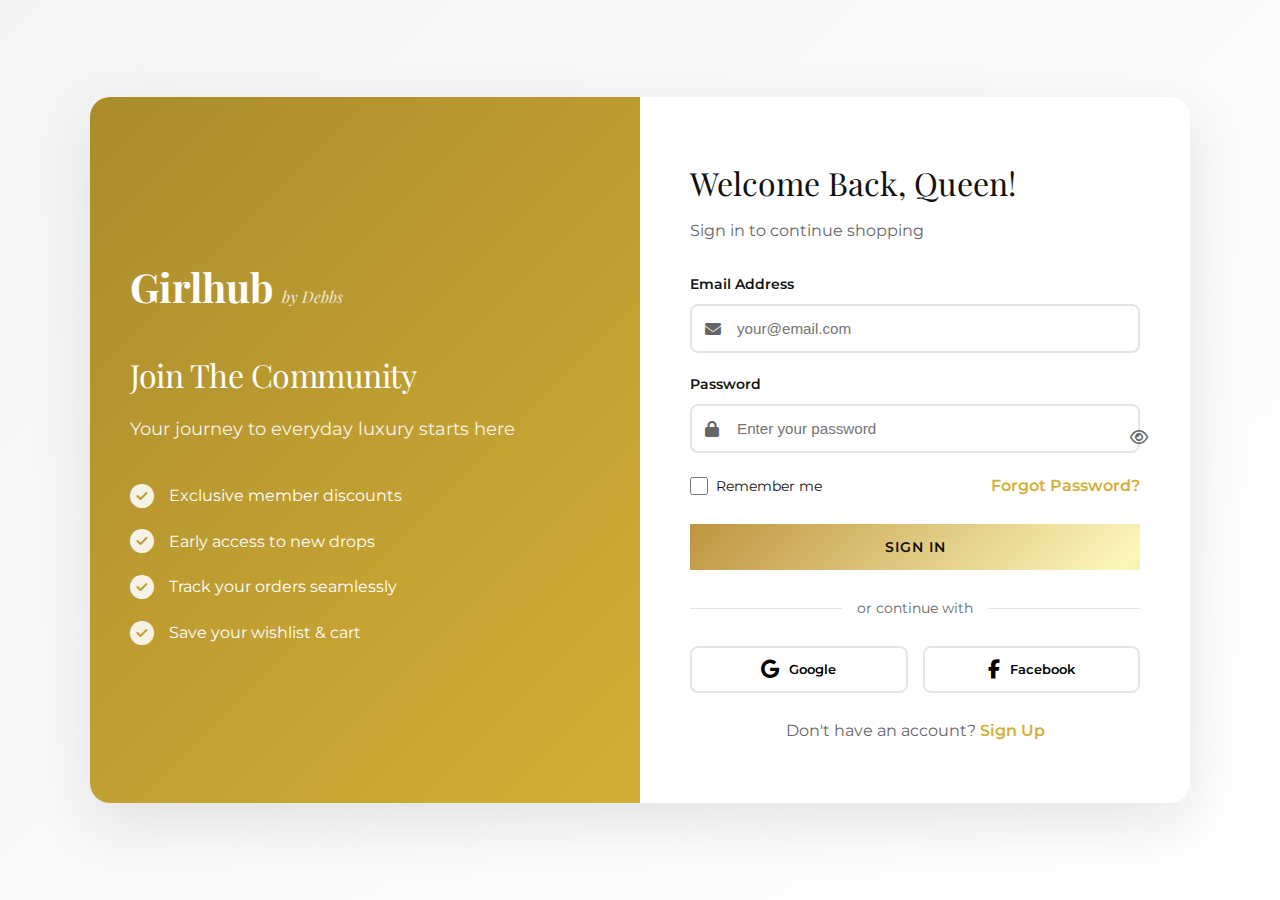
<file: auth.html>
<!DOCTYPE html>
<html lang="en">
<head>
    <meta charset="UTF-8">
    <meta name="viewport" content="width=device-width, initial-scale=1.0">
    <title>Account - Girlhub by Debbs</title>
    <link rel="icon" type="image/png" href="gh.png" />
    
    <link rel="preconnect" href="https://fonts.googleapis.com">
    <link rel="preconnect" href="https://fonts.gstatic.com" crossorigin>
    <link href="https://fonts.googleapis.com/css2?family=Montserrat:wght@300;400;500;600&family=Playfair+Display:ital,wght@0,400;0,600;1,400&display=swap" rel="stylesheet">
    
    <link rel="stylesheet" href="https://cdnjs.cloudflare.com/ajax/libs/font-awesome/6.4.0/css/all.min.css">
    <link rel="stylesheet" href="css/style.css">
    <link rel="stylesheet" href="css/auth.css">
</head>
<body>
    <div id="page-transition" class="page-transition"></div>

    <div class="auth-container">
        <div class="auth-wrapper">
            <!-- Left Side - Branding -->
            <div class="auth-brand-side">
                <div class="brand-content">
                    <a href="index.html" onclick="navigateTo(event, 'index.html')" class="brand-logo-auth">
                        Girlhub <span class="accent-text">by Debbs</span>
                    </a>
                    <h2>Join The Community</h2>
                    <p>Your journey to everyday luxury starts here</p>
                    <div class="auth-benefits">
                        <div class="benefit-item">
                            <i class="fas fa-check-circle"></i>
                            <span>Exclusive member discounts</span>
                        </div>
                        <div class="benefit-item">
                            <i class="fas fa-check-circle"></i>
                            <span>Early access to new drops</span>
                        </div>
                        <div class="benefit-item">
                            <i class="fas fa-check-circle"></i>
                            <span>Track your orders seamlessly</span>
                        </div>
                        <div class="benefit-item">
                            <i class="fas fa-check-circle"></i>
                            <span>Save your wishlist & cart</span>
                        </div>
                    </div>
                </div>
            </div>

            <!-- Right Side - Forms -->
            <div class="auth-form-side">
                <!-- Login Form -->
                <div class="auth-form active" id="login-form">
                    <h3>Welcome Back, Queen!</h3>
                    <p class="form-subtitle">Sign in to continue shopping</p>
                    
                    <form onsubmit="handleLogin(event)">
                        <div class="form-group">
                            <label for="login-email">Email Address</label>
                            <div class="input-wrapper">
                                <i class="fas fa-envelope"></i>
                                <input type="email" id="login-email" placeholder="your@email.com" required>
                            </div>
                        </div>

                        <div class="form-group">
                            <label for="login-password">Password</label>
                            <div class="input-wrapper">
                                <i class="fas fa-lock"></i>
                                <input type="password" id="login-password" placeholder="Enter your password" required>
                                <button type="button" class="toggle-password" onclick="togglePassword('login-password')">
                                    <i class="far fa-eye"></i>
                                </button>
                            </div>
                        </div>

                        <div class="form-options">
                            <label class="checkbox-label">
                                <input type="checkbox" id="remember-me">
                                <span>Remember me</span>
                            </label>
                            <a href="#" class="link-gold" onclick="showForgotPassword(event)">Forgot Password?</a>
                        </div>

                        <button type="submit" class="btn btn-gold btn-block">Sign In</button>

                        <div class="form-divider">
                            <span>or continue with</span>
                        </div>

                        <div class="social-login">
                            <button type="button" class="social-btn" onclick="socialLogin('google')">
                                <i class="fab fa-google"></i>
                                Google
                            </button>
                            <button type="button" class="social-btn" onclick="socialLogin('facebook')">
                                <i class="fab fa-facebook-f"></i>
                                Facebook
                            </button>
                        </div>

                        <p class="form-switch">
                            Don't have an account? 
                            <a href="#" class="link-gold" onclick="switchForm(event, 'signup-form')">Sign Up</a>
                        </p>
                    </form>
                </div>

                <!-- Signup Form -->
                <div class="auth-form" id="signup-form">
                    <h3>Create Your Account</h3>
                    <p class="form-subtitle">Start your luxury journey today</p>
                    
                    <form onsubmit="handleSignup(event)">
                        <div class="form-group">
                            <label for="signup-name">Full Name</label>
                            <div class="input-wrapper">
                                <i class="fas fa-user"></i>
                                <input type="text" id="signup-name" placeholder="Jane Doe" required>
                            </div>
                        </div>

                        <div class="form-group">
                            <label for="signup-email">Email Address</label>
                            <div class="input-wrapper">
                                <i class="fas fa-envelope"></i>
                                <input type="email" id="signup-email" placeholder="your@email.com" required>
                            </div>
                        </div>

                        <div class="form-group">
                            <label for="signup-password">Password</label>
                            <div class="input-wrapper">
                                <i class="fas fa-lock"></i>
                                <input type="password" id="signup-password" placeholder="Create a strong password" required>
                                <button type="button" class="toggle-password" onclick="togglePassword('signup-password')">
                                    <i class="far fa-eye"></i>
                                </button>
                            </div>
                            <small class="password-hint">At least 8 characters, 1 uppercase, 1 number</small>
                        </div>

                        <div class="form-group">
                            <label for="signup-confirm">Confirm Password</label>
                            <div class="input-wrapper">
                                <i class="fas fa-lock"></i>
                                <input type="password" id="signup-confirm" placeholder="Confirm your password" required>
                            </div>
                        </div>

                        <label class="checkbox-label">
                            <input type="checkbox" id="terms" required>
                            <span>I agree to the <a href="#" class="link-gold">Terms & Conditions</a></span>
                        </label>

                        <button type="submit" class="btn btn-gold btn-block">Create Account</button>

                        <div class="form-divider">
                            <span>or sign up with</span>
                        </div>

                        <div class="social-login">
                            <button type="button" class="social-btn" onclick="socialLogin('google')">
                                <i class="fab fa-google"></i>
                                Google
                            </button>
                            <button type="button" class="social-btn" onclick="socialLogin('facebook')">
                                <i class="fab fa-facebook-f"></i>
                                Facebook
                            </button>
                        </div>

                        <p class="form-switch">
                            Already have an account? 
                            <a href="#" class="link-gold" onclick="switchForm(event, 'login-form')">Sign In</a>
                        </p>
                    </form>
                </div>

                <!-- Forgot Password Form -->
                <div class="auth-form" id="forgot-form">
                    <h3>Reset Your Password</h3>
                    <p class="form-subtitle">We'll send you a reset link via email</p>
                    
                    <form onsubmit="handleForgotPassword(event)">
                        <div class="form-group">
                            <label for="forgot-email">Email Address</label>
                            <div class="input-wrapper">
                                <i class="fas fa-envelope"></i>
                                <input type="email" id="forgot-email" placeholder="your@email.com" required>
                            </div>
                        </div>

                        <button type="submit" class="btn btn-gold btn-block">Send Reset Link</button>

                        <p class="form-switch">
                            Remember your password? 
                            <a href="#" class="link-gold" onclick="switchForm(event, 'login-form')">Sign In</a>
                        </p>
                    </form>
                </div>

                <!-- Success Message -->
                <div class="auth-form" id="success-form">
                    <div class="success-icon">
                        <i class="fas fa-check-circle"></i>
                    </div>
                    <h3>Welcome to Girlhub!</h3>
                    <p class="form-subtitle">Your account has been created successfully</p>
                    
                    <button class="btn btn-gold btn-block" onclick="navigateTo(event, 'index.html')">
                        Start Shopping
                    </button>
                </div>

                <!-- Reset Sent Message -->
                <div class="auth-form" id="reset-sent-form">
                    <div class="success-icon">
                        <i class="fas fa-paper-plane"></i>
                    </div>
                    <h3>Check Your Email</h3>
                    <p class="form-subtitle">We've sent a password reset link to your email</p>
                    
                    <button class="btn btn-gold btn-block" onclick="switchForm(event, 'login-form')">
                        Back to Sign In
                    </button>
                </div>
            </div>
        </div>
    </div>

    <script src="js/app.js"></script>
    <script src="js/auth.js"></script>
</body>
</html>
</file>
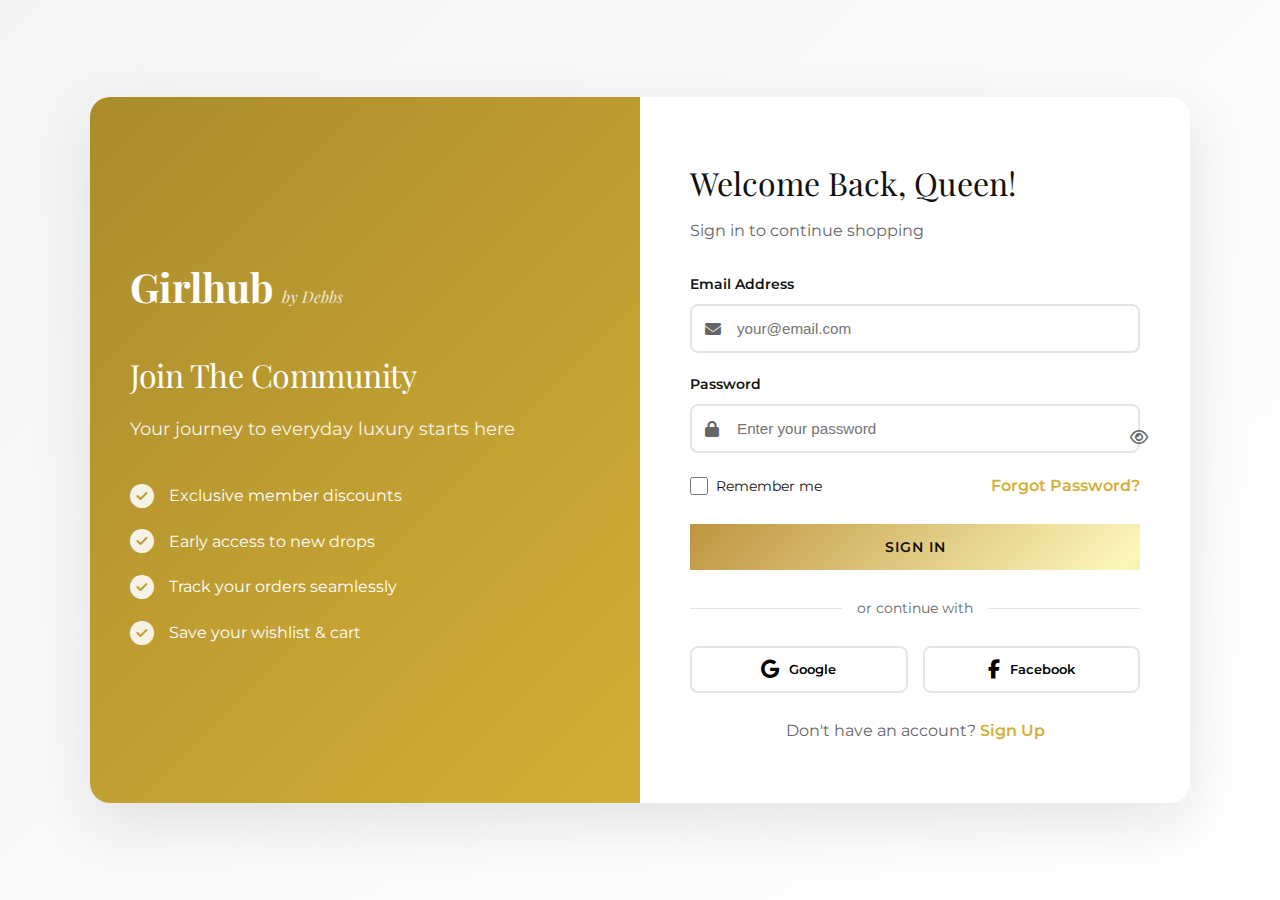
<file: profile.html>
<!DOCTYPE html>
<html lang="en">
<head>
    <meta charset="UTF-8">
    <meta name="viewport" content="width=device-width, initial-scale=1.0">
    <title>My Profile - Girlhub by Debbs</title>
    <link rel="icon" type="image/png" href="gh.png" />
    
    <link rel="preconnect" href="https://fonts.googleapis.com">
    <link rel="preconnect" href="https://fonts.gstatic.com" crossorigin>
    <link href="https://fonts.googleapis.com/css2?family=Montserrat:wght@300;400;500;600&family=Playfair+Display:ital,wght@0,400;0,600;1,400&display=swap" rel="stylesheet">
    
    <link rel="stylesheet" href="https://cdnjs.cloudflare.com/ajax/libs/font-awesome/6.4.0/css/all.min.css">
    <link rel="stylesheet" href="css/style.css">
    <link rel="stylesheet" href="css/auth.css">
</head>
<body>
    <div id="page-transition" class="page-transition"></div>

    <aside id="cart-sidebar" class="sidebar-right">
        <div class="sidebar-header">
            <h3>Your Bag (<span class="cart-count">0</span>)</h3>
            <button class="close-sidebar">&times;</button>
        </div>
        <div class="cart-items-container">
            <div class="empty-state">
                <i class="far fa-sad-tear"></i>
                <p>Your bag is empty, bestie!</p>
            </div>
        </div>
        <div class="sidebar-footer">
            <div class="subtotal">
                <span>Subtotal</span>
                <span class="cart-total-price">₵0.00</span>
            </div>
            <p class="shipping-note">Shipping & taxes calculated at checkout</p>
            <button class="btn btn-black btn-block" onclick="proceedToCheckout()">Secure The Bag</button>
        </div>
    </aside>

    <div class="announcement-bar">
        <div class="marquee-track">
            <span>✨ MANIFESTING ACADEMIC SUCCESS ✨ FREE SHIPPING ON ORDERS OVER 500₵ ✨ NEW TUMBLERS IN STOCK ✨ STUDENT DISCOUNT AVAILABLE ✨</span>
            <span>✨ MANIFESTING ACADEMIC SUCCESS ✨ FREE SHIPPING ON ORDERS OVER 500₵ ✨ NEW TUMBLERS IN STOCK ✨ STUDENT DISCOUNT AVAILABLE ✨</span>
        </div>
    </div>

    <header class="main-header">
        <div class="container nav-container">
            <button class="mobile-toggle" aria-label="Open Menu">
                <span class="bar"></span>
                <span class="bar"></span>
                <span class="bar"></span>
            </button>

            <a href="index.html" class="brand-logo">
                Girlhub <span class="accent-text">by Debbs</span>
            </a>

            <nav class="desktop-nav">
                <ul class="nav-list">
                    <li><a href="index.html" class="nav-link">Home</a></li>
                    <li><a href="products.html" class="nav-link">Shop All</a></li>
                    <li><a href="index.html#bundles" class="nav-link">Bundles</a></li>
                </ul>
            </nav>

            <div class="user-actions">
                <button class="action-btn search-trigger"><i class="fas fa-search"></i></button>
                <button class="action-btn cart-trigger">
                    <i class="fas fa-shopping-bag"></i>
                    <span class="badge">0</span>
                </button>
                <button class="action-btn account-btn" onclick="handleAccountClick()">
                    <i class="fas fa-user"></i>
                </button>
                <div class="currency-display hidden-mobile">GH ₵</div>
            </div>
        </div>
    </header>

    <main class="profile-page">
        <section class="page-header">
            <div class="container">
                <h1>My Profile</h1>
                <p id="welcome-text">Welcome back, Queen!</p>
            </div>
        </section>

        <section class="section">
            <div class="container">
                <div class="profile-layout">
                    <!-- Sidebar Navigation -->
                    <aside class="profile-sidebar">
                        <div class="profile-avatar">
                            <div class="avatar-circle">
                                <i class="fas fa-user"></i>
                            </div>
                            <h3 id="user-name-display">Loading...</h3>
                            <p id="user-email-display">email@example.com</p>
                        </div>

                        <nav class="profile-nav">
                            <button class="profile-nav-item active" onclick="showProfileTab('account')">
                                <i class="fas fa-user-circle"></i>
                                <span>Account Details</span>
                            </button>
                            <button class="profile-nav-item" onclick="showProfileTab('orders')">
                                <i class="fas fa-shopping-bag"></i>
                                <span>My Orders</span>
                            </button>
                            <button class="profile-nav-item" onclick="showProfileTab('wishlist')">
                                <i class="fas fa-heart"></i>
                                <span>Wishlist</span>
                            </button>
                            <button class="profile-nav-item" onclick="showProfileTab('addresses')">
                                <i class="fas fa-map-marker-alt"></i>
                                <span>Addresses</span>
                            </button>
                            <button class="profile-nav-item" onclick="showProfileTab('settings')">
                                <i class="fas fa-cog"></i>
                                <span>Settings</span>
                            </button>
                            <button class="profile-nav-item logout-btn" onclick="handleLogout()">
                                <i class="fas fa-sign-out-alt"></i>
                                <span>Logout</span>
                            </button>
                        </nav>
                    </aside>

                    <!-- Main Content Area -->
                    <div class="profile-content">
                        <!-- Account Details Tab -->
                        <div class="profile-tab active" id="account-tab">
                            <h2>Account Details</h2>
                            <div class="profile-card">
                                <form onsubmit="updateProfile(event)">
                                    <div class="form-row">
                                        <div class="form-group">
                                            <label for="profile-name">Full Name</label>
                                            <input type="text" id="profile-name" required>
                                        </div>
                                        <div class="form-group">
                                            <label for="profile-email">Email Address</label>
                                            <input type="email" id="profile-email" required>
                                        </div>
                                    </div>

                                    <div class="form-row">
                                        <div class="form-group">
                                            <label for="profile-phone">Phone Number</label>
                                            <input type="tel" id="profile-phone" placeholder="+233 XX XXX XXXX">
                                        </div>
                                        <div class="form-group">
                                            <label for="profile-birthday">Birthday</label>
                                            <input type="date" id="profile-birthday">
                                        </div>
                                    </div>

                                    <button type="submit" class="btn btn-gold">Save Changes</button>
                                </form>
                            </div>

                            <h3 style="margin-top: 40px;">Change Password</h3>
                            <div class="profile-card">
                                <form onsubmit="changePassword(event)">
                                    <div class="form-group">
                                        <label for="current-password">Current Password</label>
                                        <input type="password" id="current-password" required>
                                    </div>
                                    <div class="form-group">
                                        <label for="new-password">New Password</label>
                                        <input type="password" id="new-password" required>
                                    </div>
                                    <div class="form-group">
                                        <label for="confirm-new-password">Confirm New Password</label>
                                        <input type="password" id="confirm-new-password" required>
                                    </div>
                                    <button type="submit" class="btn btn-black">Update Password</button>
                                </form>
                            </div>
                        </div>

                        <!-- Orders Tab -->
                        <div class="profile-tab" id="orders-tab">
                            <h2>My Orders</h2>
                            <div class="orders-list">
                                <div class="empty-state-profile">
                                    <i class="fas fa-shopping-bag"></i>
                                    <h3>No Orders Yet</h3>
                                    <p>Start shopping and your orders will appear here</p>
                                    <a href="products.html" class="btn btn-gold">Start Shopping</a>
                                </div>
                            </div>
                        </div>

                        <!-- Wishlist Tab -->
                        <div class="profile-tab" id="wishlist-tab">
                            <h2>My Wishlist</h2>
                            <div class="wishlist-grid" id="wishlist-container">
                                <div class="empty-state-profile">
                                    <i class="fas fa-heart"></i>
                                    <h3>Your Wishlist is Empty</h3>
                                    <p>Save your favorite items here</p>
                                    <a href="products.html" class="btn btn-gold">Browse Products</a>
                                </div>
                            </div>
                        </div>

                        <!-- Addresses Tab -->
                        <div class="profile-tab" id="addresses-tab">
                            <div style="display: flex; justify-content: space-between; align-items: center; margin-bottom: 30px;">
                                <h2>Saved Addresses</h2>
                                <button class="btn btn-gold" onclick="showAddAddressForm()">
                                    <i class="fas fa-plus"></i> Add New Address
                                </button>
                            </div>
                            <div class="addresses-list" id="addresses-container">
                                <div class="empty-state-profile">
                                    <i class="fas fa-map-marker-alt"></i>
                                    <h3>No Saved Addresses</h3>
                                    <p>Add your delivery addresses for faster checkout</p>
                                </div>
                            </div>
                        </div>

                        <!-- Settings Tab -->
                        <div class="profile-tab" id="settings-tab">
                            <h2>Settings & Preferences</h2>
                            
                            <div class="profile-card">
                                <h3>Notifications</h3>
                                <div class="settings-group">
                                    <label class="toggle-setting">
                                        <input type="checkbox" id="email-notifications" checked>
                                        <span>Email Notifications</span>
                                    </label>
                                    <label class="toggle-setting">
                                        <input type="checkbox" id="promo-emails" checked>
                                        <span>Promotional Emails</span>
                                    </label>
                                    <label class="toggle-setting">
                                        <input type="checkbox" id="order-updates" checked>
                                        <span>Order Updates</span>
                                    </label>
                                </div>
                            </div>

                            <div class="profile-card" style="margin-top: 30px;">
                                <h3>Privacy</h3>
                                <div class="settings-group">
                                    <label class="toggle-setting">
                                        <input type="checkbox" id="save-history">
                                        <span>Save Browsing History</span>
                                    </label>
                                    <label class="toggle-setting">
                                        <input type="checkbox" id="personalized-recs" checked>
                                        <span>Personalized Recommendations</span>
                                    </label>
                                </div>
                            </div>

                            <div class="profile-card danger-zone" style="margin-top: 30px;">
                                <h3>Danger Zone</h3>
                                <p style="color: #666; margin-bottom: 20px;">
                                    Once you delete your account, there is no going back. Please be certain.
                                </p>
                                <button class="btn btn-danger" onclick="deleteAccount()">
                                    Delete My Account
                                </button>
                            </div>
                        </div>
                    </div>
                </div>
            </div>
        </section>
    </main>

    <footer class="main-footer">
        <div class="container footer-grid">
            <div class="footer-brand">
                <h3>Girlhub</h3>
                <p>Empowering women through everyday luxury. Based in Accra, Shipping Worldwide.</p>
                <div class="social-icons">
                    <a href="#"><i class="fab fa-instagram"></i></a>
                    <a href="#"><i class="fab fa-tiktok"></i></a>
                    <a href="#"><i class="fab fa-snapchat-ghost"></i></a>
                    <a href="#"><i class="fab fa-whatsapp"></i></a>
                </div>
            </div>
            
            <div class="footer-links">
                <h4>Shop</h4>
                <ul>
                    <li><a href="products.html">All Products</a></li>
                    <li><a href="index.html#bundles">Bundles</a></li>
                </ul>
            </div>

            <div class="footer-links">
                <h4>Customer Care</h4>
                <ul>
                    <li><a href="#">Track Order</a></li>
                    <li><a href="#">Shipping Policy</a></li>
                    <li><a href="#">Returns</a></li>
                </ul>
            </div>

            <div class="footer-newsletter">
                <h4>Stay In The Loop</h4>
                <p>Subscribe for exclusive drops and student discounts.</p>
                <form class="newsletter-form">
                    <input type="email" placeholder="Your email address">
                    <button type="submit"><i class="fas fa-arrow-right"></i></button>
                </form>
            </div>
        </div>
        
        <div class="footer-bottom container">
            <p>&copy; 2025 Girlhub by Debbs. All rights reserved.</p>
            <div class="payment-methods">
                <i class="fab fa-cc-visa"></i>
                <i class="fab fa-cc-mastercard"></i>
                <i class="fas fa-mobile-alt"></i>
            </div>
        </div>
    </footer>

    <script src="js/app.js"></script>
    <script src="js/profile.js"></script>
</body>
</html>
</file>
<file: css/style.css>
/* =========================================
   1. VARIABLES & LUXURY SETTINGS
   ========================================= */
   :root {
    --gold-primary: #D4AF37;
    --gold-light: #F4DF99;
    --gold-dark: #AA8C2C;
    --gold-gradient: linear-gradient(135deg, #BF953F 0%, #FCF6BA 50%, #B38728 100%);
    
    --black-matte: #111111;
    --black-rich: #0a0a0a;
    --white: #ffffff;
    --off-white: #f9f9f9;
    --grey-light: #e5e5e5;
    --grey-text: #666666;

    --container-width: 1300px;
    --header-height: 80px;
    --sidebar-width: 400px;
    
    --transition-fast: 0.3s ease;
    --transition-smooth: 0.5s cubic-bezier(0.19, 1, 0.22, 1);
}

/* === RESET === */
* { margin: 0; padding: 0; box-sizing: border-box; }

html { scroll-behavior: smooth; font-size: 16px; }

body {
    font-family: 'Montserrat', sans-serif;
    color: var(--black-matte);
    background-color: var(--white);
    line-height: 1.6;
    overflow-x: hidden;
}

body.no-scroll { overflow: hidden; }

/* =========================================
   2. PAGE TRANSITION
   ========================================= */
.page-transition {
    position: fixed;
    inset: 0;
    background: var(--white);
    z-index: 9999;
    display: flex;
    align-items: center;
    justify-content: center;
    opacity: 0;
    pointer-events: none;
    transition: opacity 0.5s ease;
}

.page-transition.active {
    opacity: 1;
    pointer-events: all;
    animation: scaleTransition 0.5s ease;
}

@keyframes scaleTransition {
    0% { transform: scale(1); }
    50% { transform: scale(0.95); }
    100% { transform: scale(1); }
}

.page-transition::after {
    content: 'GH';
    font-family: 'Playfair Display', serif;
    font-size: 4rem;
    font-weight: 700;
    color: var(--gold-primary);
    animation: pulse 1s infinite;
}

@keyframes pulse {
    0%, 100% { opacity: 0.5; transform: scale(1); }
    50% { opacity: 1; transform: scale(1.1); }
}

/* === TYPOGRAPHY === */
h1, h2, h3, h4, .brand-logo, .hero-subtitle {
    font-family: 'Playfair Display', serif;
    font-weight: 400;
}

h2 { font-size: 2.5rem; letter-spacing: -0.5px; margin-bottom: 1rem; }
h3 { font-size: 1.5rem; }

a { text-decoration: none; color: inherit; transition: var(--transition-fast); }
ul { list-style: none; }
img { max-width: 100%; display: block; }
button { font-family: 'Montserrat', sans-serif; cursor: pointer; border: none; outline: none; background: none; }

/* =========================================
   3. GLOBAL COMPONENTS & BUTTONS
   ========================================= */
.container {
    width: 90%;
    max-width: var(--container-width);
    margin: 0 auto;
}

/* === BUTTONS === */
.btn {
    display: inline-block;
    padding: 15px 35px;
    text-transform: uppercase;
    font-size: 0.85rem;
    font-weight: 600;
    letter-spacing: 1px;
    transition: var(--transition-smooth);
    position: relative;
    overflow: hidden;
    z-index: 1;
    border: none;
}

.btn-gold {
    background: var(--gold-primary);
    background: var(--gold-gradient);
    background-size: 200% auto;
    color: var(--black-matte);
}

.btn-gold:hover {
    background-position: right center;
    transform: translateY(-2px);
    box-shadow: 0 10px 20px rgba(191, 149, 63, 0.3);
}

.btn-black {
    background: var(--black-matte);
    color: var(--white);
}

.btn-black:hover {
    background: var(--gold-primary);
    color: var(--black-matte);
}

.btn-outline-white {
    border: 1px solid var(--white);
    color: var(--white);
}

.btn-outline-white:hover {
    background: var(--white);
    color: var(--black-matte);
}

.btn-outline-gold {
    border: 1px solid var(--gold-primary);
    color: var(--gold-primary);
}

.btn-outline-gold:hover {
    background: var(--gold-primary);
    color: var(--black-matte);
}

.btn-block { width: 100%; display: block; text-align: center; }

/* =========================================
   4. PRELOADER
   ========================================= */
#preloader {
    position: fixed; inset: 0;
    background: var(--white);
    z-index: 9999;
    display: flex; justify-content: center; align-items: center;
    transition: opacity 0.5s ease, visibility 0.5s;
}

body:not(.loading) #preloader {
    opacity: 0;
    visibility: hidden;
}

.loader-content { text-align: center; }
.loader-logo { font-family: 'Playfair Display', serif; font-size: 3rem; font-weight: 700; color: var(--gold-primary); }
.loading-bar { width: 150px; height: 2px; background: var(--grey-light); margin: 20px auto; position: relative; overflow: hidden; }
.bar-fill { 
    width: 50%; height: 100%; background: var(--gold-primary); 
    position: absolute; left: -50%; 
    animation: loaderMove 1.5s infinite ease-in-out; 
}

@keyframes loaderMove { 
    0% { left: -50%; } 
    50% { left: 100%; } 
    100% { left: -50%; } 
}

/* =========================================
   5. HEADER & NAVIGATION
   ========================================= */
.announcement-bar {
    background: #F4DF99;
    color: var(--gold-primary);
    font-size: 0.75rem;
    padding: 8px 0;
    overflow: hidden;
    white-space: nowrap;
    text-transform: uppercase;
    letter-spacing: 2px;
}

.marquee-track {
    display: inline-block;
    animation: marquee 25s linear infinite;
}

.marquee-track span { padding-right: 50px; }

@keyframes marquee { 0% { transform: translateX(0); } 100% { transform: translateX(-50%); } }

.main-header {
    position: sticky; top: 0;
    background: rgba(255, 255, 255, 0.95);
    backdrop-filter: blur(10px);
    border-bottom: 1px solid rgba(0,0,0,0.05);
    z-index: 1000;
    height: var(--header-height);
    transition: var(--transition-fast);
}

.nav-container {
    height: 100%;
    display: flex; justify-content: space-between; align-items: center;
}

.brand-logo { font-size: 1.8rem; font-weight: 700; letter-spacing: -0.5px; }
.accent-text { color: var(--gold-primary); font-size: 1rem; font-weight: 400; font-style: italic; }

/* === DESKTOP MENU === */
.desktop-nav .nav-list { display: flex; gap: 40px; }
.nav-link {
    font-size: 0.9rem; font-weight: 500; text-transform: uppercase;
    position: relative; padding: 25px 0;
}

.nav-link::after {
    content: ''; position: absolute; bottom: 15px; left: 0;
    width: 0; height: 1px; background: var(--gold-primary);
    transition: var(--transition-fast);
}

.nav-link:hover::after, .nav-link.active::after { width: 100%; }

/* === MEGA MENU === */
.has-dropdown:hover .mega-menu {
    opacity: 1; visibility: visible; transform: translateY(0);
}

.mega-menu {
    position: absolute; top: var(--header-height); left: 0; width: 100%;
    background: var(--white);
    padding: 40px 0;
    display: flex; justify-content: center; gap: 60px;
    border-top: 1px solid var(--grey-light);
    box-shadow: 0 10px 30px rgba(0,0,0,0.05);
    opacity: 0; visibility: hidden; transform: translateY(10px);
    transition: var(--transition-fast);
}

.menu-column h4 { color: var(--gold-dark); margin-bottom: 15px; font-size: 0.9rem; letter-spacing: 1px; text-transform: uppercase; }
.menu-column a { display: block; margin-bottom: 10px; color: var(--grey-text); font-size: 0.9rem; }
.menu-column a:hover { color: var(--black-matte); transform: translateX(5px); }

.menu-image img { width: 250px; height: 200px; object-fit: cover; border-radius: 4px; }

/* === USER ACTIONS === */
.user-actions { display: flex; align-items: center; gap: 20px; }
.action-btn { font-size: 1.2rem; position: relative; transition: transform 0.2s; }
.action-btn:hover { color: var(--gold-primary); transform: scale(1.1); }
.badge {
    position: absolute; top: -5px; right: -8px;
    background: var(--gold-primary); color: var(--white);
    font-size: 0.6rem; width: 16px; height: 16px;
    border-radius: 50%; display: flex; justify-content: center; align-items: center;
}

.mobile-toggle { 
    display: none; background: none; border: none; 
    flex-direction: column; gap: 5px; cursor: pointer; 
}
.bar { width: 25px; height: 2px; background: var(--black-matte); transition: 0.3s; }

/* =========================================
   6. HERO SECTION
   ========================================= */
.hero {
    height: 90vh;
    position: relative;
    display: flex; align-items: center; justify-content: center;
    text-align: center;
    color: var(--white);
    background-color: #000;
    overflow: hidden;
}

.hero-bg-video {
    position: absolute; inset: 0;
    background: url('https://images.unsplash.com/photo-1615655406736-b37c4fabf923?q=80&w=2070&auto=format&fit=crop') center/cover no-repeat;
    opacity: 0.6;
    transform: scale(1.05);
    animation: zoomSlow 20s infinite alternate;
}

@keyframes zoomSlow { from { transform: scale(1.0); } to { transform: scale(1.1); } }

.hero-content { position: relative; z-index: 2; max-width: 800px; }

.hero-subtitle {
    display: block; font-size: 1rem; letter-spacing: 3px;
    color: var(--gold-primary); text-transform: uppercase; margin-bottom: 20px;
}

.hero-title {
    font-size: 4.5rem; line-height: 1.1; margin-bottom: 40px;
}

.hero-buttons { display: flex; justify-content: center; gap: 20px; }

/* === FADE IN ANIMATIONS === */
.fade-in { opacity: 0; transform: translateY(30px); animation: fadeInUp 1s forwards; }
.delay-1 { animation-delay: 0.3s; }
.delay-2 { animation-delay: 0.6s; }

@keyframes fadeInUp { to { opacity: 1; transform: translateY(0); } }

.scroll-indicator {
    position: absolute; bottom: 30px; left: 50%; transform: translateX(-50%);
    color: var(--white); display: flex; flex-direction: column; align-items: center; gap: 10px;
    font-size: 0.7rem; text-transform: uppercase; letter-spacing: 2px;
    animation: bounce 2s infinite;
}

.scroll-indicator .line { width: 1px; height: 50px; background: var(--gold-primary); }
@keyframes bounce { 0%, 100% { transform: translate(-50%, 0); } 50% { transform: translate(-50%, 10px); } }

/* =========================================
   7. USP BAR & SECTIONS
   ========================================= */
.usp-bar {
    padding: 30px 0;
    display: flex; justify-content: space-around;
    border-bottom: 1px solid var(--grey-light);
}

.usp-item { display: flex; align-items: center; gap: 10px; color: var(--grey-text); font-size: 0.9rem; }
.usp-item i { color: var(--gold-dark); font-size: 1.2rem; }

.section { padding: 20px 0; }
.section-header { margin-bottom: 60px; }
.divider-gold { width: 60px; height: 3px; background: var(--gold-primary); margin: 15px auto; }
.text-center { text-align: center; }
.flex-between { display: flex; justify-content: space-between; align-items: flex-end; }
.link-underline { border-bottom: 1px solid var(--black-matte); font-weight: 600; font-size: 0.9rem; }

/* =========================================
   8. VIBE CHECK (Categories)
   ========================================= */
.vibe-grid {
    display: grid; grid-template-columns: repeat(3, 1fr); gap: 30px;
}

.vibe-card { display: block; position: relative; overflow: hidden; border-radius: 10px; }
.vibe-card .img-wrapper { height: 450px; overflow: hidden; }
.vibe-card img { width: 100%; height: 100%; object-fit: cover; transition: transform 0.6s ease; }
.vibe-card:hover img { transform: scale(1.1); }

.vibe-info {
    position: absolute; bottom: 0; left: 0; width: 100%;
    padding: 20px;
    background: linear-gradient(to top, rgba(0,0,0,0.8), transparent);
    color: var(--white);
    transform: translateY(10px); transition: var(--transition-fast);
}

.vibe-card:hover .vibe-info { transform: translateY(0); }
.vibe-info span { font-size: 0.8rem; text-transform: uppercase; color: var(--gold-light); letter-spacing: 1px; }

/* =========================================
   9. PRODUCT CARDS & SCROLLER
   ========================================= */
.product-scroller {
    display: flex; gap: 30px; overflow-x: auto;
    padding-bottom: 20px; scrollbar-width: none;
}
.product-scroller::-webkit-scrollbar { display: none; }

.product-card { min-width: 280px; width: 280px; position: relative; }
.product-image {
    position: relative; height: 380px; background: var(--off-white);
    overflow: hidden; margin-bottom: 15px; border-radius: 10px;
}

.product-image img { height: 100%; width: 100%; object-fit: cover; transition: var(--transition-smooth); }
.product-card:hover .product-image img { transform: scale(1.05); }

.tag {
    position: absolute; top: 10px; left: 10px;
    background: var(--white); color: var(--black-matte);
    padding: 4px 10px; font-size: 0.7rem; font-weight: 700; text-transform: uppercase;
    z-index: 2; border-radius: 3px;
}
.tag.sale { background: #d63031; color: white; }

.quick-view-btn, .add-to-cart-btn {
    position: absolute; width: 100%; left: 0;
    text-transform: uppercase; font-weight: 600; font-size: 0.8rem; letter-spacing: 1px;
    padding: 12px; transition: var(--transition-fast);
    transform: translateY(100%);
}

.add-to-cart-btn {
    bottom: 0; background: var(--black-matte); color: var(--white);
}
.quick-view-btn {
    bottom: 45px; background: rgba(255,255,255,0.95); color: var(--black-matte);
}

.product-card:hover .add-to-cart-btn, 
.product-card:hover .quick-view-btn { transform: translateY(0); }

.add-to-cart-btn:hover { background: var(--gold-primary); color: var(--black-matte); }

.product-details .cat { font-size: 0.75rem; color: var(--grey-text); text-transform: uppercase; }
.product-details h4 { font-family: 'Montserrat', sans-serif; font-weight: 500; font-size: 1rem; margin: 5px 0; }
.product-details .price { font-weight: 700; color: var(--gold-dark); }
.old-price { text-decoration: line-through; color: #999; margin-right: 5px; font-weight: 400; }

/* =========================================
   10. BUNDLE BUILDER & DIGITAL SECTION
   ========================================= */
.split-layout { display: grid; grid-template-columns: 1fr 1fr; gap: 60px; align-items: center; }
.bg-light { background-color: #FAFAFA; }

.subtitle-gold { color: var(--gold-primary); font-weight: 700; text-transform: uppercase; letter-spacing: 1px; font-size: 0.9rem; }
.bundle-text p { margin: 20px 0 30px; color: var(--grey-text); max-width: 400px; }

.bundle-steps { display: flex; align-items: center; margin-bottom: 40px; }
.step { text-align: center; opacity: 0.4; transition: 0.3s; cursor: pointer; }
.step.active { opacity: 1; }
.step .circle {
    width: 40px; height: 40px; border-radius: 50%;
    background: var(--black-matte); color: var(--white);
    display: flex; justify-content: center; align-items: center;
    margin: 0 auto 5px; font-weight: 700;
}
.step span { font-size: 0.8rem; font-weight: 600; }
.bundle-steps .line { width: 40px; height: 1px; background: #ccc; margin: 0 10px; transform: translateY(-10px); }

.collage { position: relative; height: 500px; }
.collage-img {
    position: absolute; background-size: cover; background-position: center;
    box-shadow: 0 15px 40px rgba(0,0,0,0.15); border: 5px solid var(--white);
    transition: opacity 0.3s;
}

.img-1 { 
    width: 250px; height: 350px; top: 0; left: 0; z-index: 1;
    background-image: url('https://images.unsplash.com/photo-1544816155-12df9643f363?q=80&w=400&auto=format&fit=crop'); 
}

.img-2 { 
    width: 200px; height: 250px; top: 50px; right: 0; z-index: 2;
    background-image: url('https://images.unsplash.com/photo-1620916566398-39f1143ab7be?q=80&w=600&auto=format&fit=crop'); 
}

.img-3 { 
    width: 180px; height: 180px; bottom: 20px; left: 100px; z-index: 3; border-radius: 50%;
    background-image: url('https://images.unsplash.com/photo-1611591437281-460bfbe1220a?q=80&w=600&auto=format&fit=crop');
}

.digital-section {
    background-image: url('https://images.unsplash.com/photo-1496747611176-843222e1e57c?q=80&w=2073');
    background-attachment: fixed;
    background-size: cover;
    background-position: center;
    position: relative;
    padding: 120px 0;
    color: var(--white);
}

.overlay-dark { position: absolute; inset: 0; background: rgba(0,0,0,0.6); }

.digital-content { position: relative; z-index: 2; max-width: 600px; margin: 0 auto; }
.digital-content h2 { font-size: 3rem; margin-bottom: 20px; }
.digital-content p { margin-bottom: 40px; font-size: 1.1rem; }

.icon-grid { display: flex; justify-content: center; gap: 50px; margin-bottom: 40px; }
.icon-box { display: flex; flex-direction: column; align-items: center; gap: 10px; }
.icon-box i { font-size: 2.5rem; color: var(--gold-primary); }
.icon-box span { font-weight: 600; letter-spacing: 1px; }

/* =========================================
   11. QUICK VIEW MODAL
   ========================================= */
.qv-container {
    background: var(--white);
    width: 90%;
    max-width: 900px;
    height: auto;
    max-height: 85vh;
    display: flex;
    position: relative;
    overflow: hidden;
    box-shadow: 0 20px 50px rgba(0,0,0,0.2);
    border-radius: 15px;
}

.qv-image-wrap {
    width: 50%;
    height: 100%;
    min-height: 500px;
    background: #f4f4f4;
}

.qv-image-wrap img {
    width: 100%;
    height: 100%;
    object-fit: cover;
}

.qv-content-wrap {
    width: 50%;
    padding: 40px;
    display: flex;
    flex-direction: column;
    justify-content: center;
    overflow-y: auto;
}

.qv-cat {
    color: var(--grey-text);
    text-transform: uppercase;
    font-size: 0.8rem;
    letter-spacing: 1px;
}

.qv-title {
    margin: 10px 0;
    font-family: 'Playfair Display', serif;
    font-size: 2rem;
}

.qv-desc {
    color: #555;
    margin-bottom: 20px;
    line-height: 1.6;
}

.qv-price {
    color: var(--gold-primary);
    margin-bottom: 30px;
    font-size: 1.5rem;
}

.close-modal-qv {
    position: absolute;
    top: 15px;
    right: 15px;
    z-index: 10;
    background: rgba(255,255,255,0.9);
    border: none;
    width: 35px;
    height: 35px;
    border-radius: 50%;
    font-size: 1.5rem;
    cursor: pointer;
    display: flex;
    align-items: center;
    justify-content: center;
    transition: 0.3s;
}

.close-modal-qv:hover {
    background: var(--gold-primary);
    color: white;
}

/* =========================================
   12. CART SIDEBAR & OVERLAYS
   ========================================= */
.modal-overlay, .overlay-screen {
    position: fixed; inset: 0; z-index: 2000;
    background: rgba(0,0,0,0.8); backdrop-filter: blur(5px);
    display: none; justify-content: center; align-items: center;
}
.modal-overlay.open, .overlay-screen.open { display: flex; animation: fadeIn 0.4s; }

@keyframes fadeIn { from { opacity: 0; } to { opacity: 1; } }

.modal-card {
    background: var(--white); width: 90%; max-width: 450px;
    padding: 40px; text-align: center; position: relative;
    border: 1px solid var(--gold-primary);
    border-radius: 15px;
    animation: fadeInUp 0.5s;
}

.close-modal, .close-overlay, .close-sidebar { 
    position: absolute; top: 15px; right: 20px; font-size: 2rem; 
    background: none; cursor: pointer; transition: 0.2s;
}
.close-modal:hover, .close-overlay:hover, .close-sidebar:hover {
    color: var(--gold-primary);
}

.form-group { text-align: left; margin-bottom: 20px; }
.form-group label { display: block; font-weight: 700; margin-bottom: 8px; font-size: 0.8rem; }
.form-group input, .form-group select { 
    width: 100%; padding: 12px; border: 1px solid #ddd; 
    border-radius: 5px; font-size: 0.95rem;
}

.select-wrapper { position: relative; }
.select-wrapper i { position: absolute; right: 15px; top: 50%; transform: translateY(-50%); pointer-events: none; }

/* === SIDEBAR === */
.sidebar-right {
    position: fixed; top: 0; right: -100%; width: var(--sidebar-width); height: 100%;
    background: var(--white); z-index: 2001;
    transition: right 0.4s cubic-bezier(0.19, 1, 0.22, 1);
    box-shadow: -10px 0 30px rgba(0,0,0,0.1);
    display: flex; flex-direction: column;
}
.sidebar-right.open { right: 0; }
.sidebar-header { padding: 20px; border-bottom: 1px solid #eee; display: flex; justify-content: space-between; align-items: center; }
.cart-items-container { flex: 1; padding: 20px; overflow-y: auto; }
.sidebar-footer { padding: 20px; background: var(--off-white); border-top: 1px solid #eee; }
.sidebar-footer .subtotal { display: flex; justify-content: space-between; font-weight: 700; font-size: 1.2rem; margin-bottom: 10px; }
.shipping-note { font-size: 0.75rem; color: #888; margin-bottom: 15px; text-align: center; }

/* === SEARCH OVERLAY === */
.overlay-screen { background: rgba(255,255,255,0.98); align-items: flex-start; padding-top: 150px; }
.search-wrapper { width: 600px; text-align: center; }
.search-wrapper input { 
    width: 100%; border: none; border-bottom: 2px solid var(--black-matte); 
    font-size: 2rem; background: transparent; padding: 10px; font-family: 'Playfair Display', serif;
}
.quick-links { margin-top: 20px; display: flex; justify-content: center; gap: 15px; font-size: 0.9rem; }
.quick-links a { text-decoration: underline; color: var(--grey-text); cursor: pointer; }

/* =========================================
   13. FOOTER
   ========================================= */
.main-footer {
    background: var(--black-rich);
    color: var(--white);
    padding: 80px 0 20px;
    border-top: 5px solid var(--gold-primary);
}

.footer-grid {
    display: grid; grid-template-columns: 2fr 1fr 1fr 1.5fr; gap: 40px;
    margin-bottom: 60px;
}

.footer-brand h3 { margin-bottom: 20px; }
.footer-brand p { color: #888; margin-bottom: 20px; max-width: 300px; font-size: 0.9rem; }
.social-icons a { color: var(--white); font-size: 1.2rem; margin-right: 15px; transition: 0.2s; }
.social-icons a:hover { color: var(--gold-primary); }

.footer-links h4 { color: var(--gold-primary); margin-bottom: 20px; font-size: 1rem; }
.footer-links li { margin-bottom: 12px; }
.footer-links a { color: #aaa; font-size: 0.9rem; transition: 0.2s; }
.footer-links a:hover { color: var(--white); padding-left: 5px; }

.newsletter-form { display: flex; border-bottom: 1px solid #444; margin-top: 20px; padding-bottom: 10px; }
.newsletter-form input { background: none; border: none; color: var(--white); flex: 1; outline: none; }
.newsletter-form button { color: var(--gold-primary); transition: 0.2s; }
.newsletter-form button:hover { transform: translateX(5px); }

.footer-bottom { 
    border-top: 1px solid #222; padding-top: 20px; 
    display: flex; justify-content: space-between; align-items: center; 
    color: #555; font-size: 0.8rem; 
}
.payment-methods { font-size: 1.5rem; display: flex; gap: 15px; }

/* =========================================
   14. INSTAGRAM FEED
   ========================================= */
.social-feed {
    background: #fafafa;
}

.insta-grid {
    display: grid;
    grid-template-columns: repeat(4, 1fr);
    gap: 15px;
    margin-top: 40px;
}

.insta-item {
    aspect-ratio: 1;
    overflow: hidden;
    border-radius: 10px;
    cursor: pointer;
    transition: transform 0.3s;
}

.insta-item:hover {
    transform: scale(1.05);
}

.insta-item img {
    width: 100%;
    height: 100%;
    object-fit: cover;
}

/* =========================================
   15. RESPONSIVE DESIGN
   ========================================= */
@media (max-width: 1024px) {
    :root { --container-width: 90%; }
    .hero-title { font-size: 3.5rem; }
    .vibe-grid { grid-template-columns: repeat(3, 1fr); gap: 15px; }
    .menu-image { display: none; }
    .mega-menu { justify-content: space-around; }
    .footer-grid { grid-template-columns: repeat(2, 1fr); gap: 30px; }
}

@media (max-width: 768px) {
    :root { --header-height: 60px; --sidebar-width: 100%; }
    
    /* Navigation */
    .mobile-toggle { display: flex; }
    .desktop-nav { 
        position: fixed; top: var(--header-height); left: -100%; 
        width: 100%; height: calc(100vh - var(--header-height));
        background: var(--white); transition: 0.4s;
        flex-direction: column; overflow-y: auto;
        padding: 20px; z-index: 999;
    }
    .desktop-nav.active { left: 0; }
    .nav-list { flex-direction: column; width: 100%; gap: 0; }
    .nav-link { border-bottom: 1px solid #eee; width: 100%; display: block; padding: 20px 0; }
    
    .mega-menu { 
        position: static; opacity: 1; visibility: visible; 
        box-shadow: none; border: none; padding: 0 0 0 20px;
        transform: none; display: none;
        flex-direction: column;
    }
    .has-dropdown.active .mega-menu { display: flex; }
    .hidden-mobile { display: none; }

    /* Hero */
    .hero { height: 70vh; }
    .hero-title { font-size: 2.5rem; }
    .hero-buttons { flex-direction: column; gap: 15px; }
    .hero-buttons .btn { width: 100%; }
    .scroll-indicator { display: none; }

    /* Grids */
    .vibe-grid { grid-template-columns: 1fr; gap: 20px; }
    .vibe-card .img-wrapper { height: 300px; }
    
    .split-layout { grid-template-columns: 1fr; gap: 40px; }
    .collage { height: 400px; margin-top: 40px; }
    .img-1 { width: 180px; height: 260px; left: 10px; }
    .img-2 { width: 140px; height: 190px; right: 10px; top: 20px; }
    .img-3 { width: 120px; height: 120px; left: 50%; transform: translateX(-50%); bottom: 0; }

    .usp-bar { flex-direction: column; align-items: center; gap: 15px; }
    
    .footer-grid { grid-template-columns: 1fr; text-align: center; gap: 40px; }
    .footer-brand p { margin: 0 auto 20px; }
    .social-icons { justify-content: center; }
    
    /* Quick View Modal */
    .qv-container {
        flex-direction: column;
        max-height: 85vh;
        overflow-y: auto;
    }
    
    .qv-image-wrap {
        width: 100%;
        height: 250px;
        min-height: 250px;
    }
    
    .qv-content-wrap {
        width: 100%;
        padding: 25px;
    }
    
    .qv-title {
        font-size: 1.5rem;
    }

    /* Products */
    .product-scroller {
        gap: 15px;
    }

    .product-card {
        min-width: 200px;
        width: 200px;
    }

    .product-image {
        height: 280px;
    }

    /* Search */
    .search-wrapper {
        width: 90%;
    }

    .search-wrapper input {
        font-size: 1.5rem;
    }

    /* Digital Section */
    .digital-content h2 {
        font-size: 2rem;
    }

    .icon-grid {
        gap: 30px;
    }

    /* Instagram Grid */
    .insta-grid {
        grid-template-columns: repeat(2, 1fr);
    }

    /* Section Padding */
    .section {
        padding: 60px 0;
    }

    .page-header {
        padding: 40px 0 30px;
    }

    .page-header h1 {
        font-size: 2rem;
    }
}

@media (max-width: 480px) {
    .hero-title {
        font-size: 2rem;
    }

    .brand-logo {
        font-size: 1.5rem;
    }

    .product-card {
        min-width: 150px;
        width: 150px;
    }

    .product-image {
        height: 200px;
    }

    .qv-container {
        width: 95%;
    }

    h2 {
        font-size: 2rem;
    }
}

/* =========================================
   16. ANIMATIONS
   ========================================= */
@keyframes fadeIn {
    from { opacity: 0; }
    to { opacity: 1; }
}

@keyframes fadeInUp {
    from { 
        opacity: 0; 
        transform: translateY(30px); 
    }
    to { 
        opacity: 1; 
        transform: translateY(0); 
    }
}

@keyframes slideInRight {
    from {
        transform: translateX(100%);
    }
    to {
        transform: translateX(0);
    }
}

@keyframes scaleIn {
    from {
        opacity: 0;
        transform: scale(0.8);
    }
    to {
        opacity: 1;
        transform: scale(1);
    }
}
</file>
<file: css/auth.css>
/* =========================================
   AUTH PAGE STYLES
   ========================================= */

   .auth-container {
    min-height: 100vh;
    display: flex;
    align-items: center;
    justify-content: center;
    background: linear-gradient(135deg, #f5f5f5 0%, #ffffff 100%);
    padding: 20px;
}

.auth-wrapper {
    display: grid;
    grid-template-columns: 1fr 1fr;
    max-width: 1100px;
    width: 100%;
    background: var(--white);
    border-radius: 20px;
    overflow: hidden;
    box-shadow: 0 20px 60px rgba(0, 0, 0, 0.1);
    animation: fadeInUp 0.6s ease;
}

/* Left Side - Branding */
.auth-brand-side {
    background: linear-gradient(135deg, var(--gold-dark) 0%, var(--gold-primary) 100%);
    color: var(--white);
    padding: 60px 40px;
    display: flex;
    flex-direction: column;
    justify-content: center;
}

.brand-logo-auth {
    font-family: 'Playfair Display', serif;
    font-size: 2.5rem;
    font-weight: 700;
    margin-bottom: 30px;
    display: block;
    color: var(--white);
}

.brand-logo-auth .accent-text {
    color: rgba(255, 255, 255, 0.8);
}

.auth-brand-side h2 {
    font-size: 2rem;
    margin-bottom: 15px;
}

.auth-brand-side p {
    font-size: 1.1rem;
    opacity: 0.9;
    margin-bottom: 40px;
}

.auth-benefits {
    display: flex;
    flex-direction: column;
    gap: 20px;
}

.benefit-item {
    display: flex;
    align-items: center;
    gap: 15px;
}

.benefit-item i {
    font-size: 1.5rem;
    color: rgba(255, 255, 255, 0.9);
}

/* Right Side - Forms */
.auth-form-side {
    padding: 60px 50px;
    position: relative;
}

.auth-form {
    display: none;
    animation: fadeIn 0.4s ease;
}

.auth-form.active {
    display: block;
}

.auth-form h3 {
    font-family: 'Playfair Display', serif;
    font-size: 2rem;
    margin-bottom: 10px;
}

.form-subtitle {
    color: var(--grey-text);
    margin-bottom: 30px;
}

/* Form Groups */
.form-group {
    margin-bottom: 20px;
}

.form-group label {
    display: block;
    font-weight: 600;
    margin-bottom: 8px;
    font-size: 0.9rem;
    color: var(--black-matte);
}

.input-wrapper {
    position: relative;
    display: flex;
    align-items: center;
}

.input-wrapper i {
    position: absolute;
    left: 15px;
    color: var(--grey-text);
    font-size: 1rem;
}

.input-wrapper input {
    width: 100%;
    padding: 14px 15px 14px 45px;
    border: 2px solid var(--grey-light);
    border-radius: 8px;
    font-size: 0.95rem;
    transition: all 0.3s ease;
}

.input-wrapper input:focus {
    border-color: var(--gold-primary);
    outline: none;
}

.toggle-password {
    position: absolute;
    right: 15px;
    background: none;
    border: none;
    color: var(--grey-text);
    cursor: pointer;
    padding: 5px;
}

.toggle-password:hover {
    color: var(--gold-primary);
}

.password-hint {
    display: block;
    margin-top: 5px;
    font-size: 0.75rem;
    color: var(--grey-text);
}

/* Form Options */
.form-options {
    display: flex;
    justify-content: space-between;
    align-items: center;
    margin-bottom: 25px;
}

.checkbox-label {
    display: flex;
    align-items: center;
    gap: 8px;
    cursor: pointer;
    font-size: 0.9rem;
}

.checkbox-label input[type="checkbox"] {
    width: 18px;
    height: 18px;
    cursor: pointer;
}

.link-gold {
    color: var(--gold-primary);
    font-weight: 600;
    text-decoration: none;
}

.link-gold:hover {
    text-decoration: underline;
}

/* Form Divider */
.form-divider {
    position: relative;
    text-align: center;
    margin: 25px 0;
}

.form-divider::before {
    content: '';
    position: absolute;
    top: 50%;
    left: 0;
    width: 100%;
    height: 1px;
    background: var(--grey-light);
}

.form-divider span {
    position: relative;
    background: var(--white);
    padding: 0 15px;
    color: var(--grey-text);
    font-size: 0.85rem;
}

/* Social Login */
.social-login {
    display: grid;
    grid-template-columns: 1fr 1fr;
    gap: 15px;
    margin-bottom: 25px;
}

.social-btn {
    padding: 12px;
    border: 2px solid var(--grey-light);
    border-radius: 8px;
    background: var(--white);
    display: flex;
    align-items: center;
    justify-content: center;
    gap: 10px;
    font-weight: 600;
    transition: all 0.3s ease;
}

.social-btn:hover {
    border-color: var(--gold-primary);
    transform: translateY(-2px);
}

.social-btn i {
    font-size: 1.2rem;
}

/* Form Switch */
.form-switch {
    text-align: center;
    margin-top: 20px;
    color: var(--grey-text);
}

/* Success Icon */
.success-icon {
    text-align: center;
    margin-bottom: 30px;
}

.success-icon i {
    font-size: 5rem;
    color: var(--gold-primary);
    animation: scaleIn 0.5s ease;
}

@keyframes scaleIn {
    from {
        transform: scale(0);
    }
    to {
        transform: scale(1);
    }
}

/* Responsive */
@media (max-width: 768px) {
    .auth-wrapper {
        grid-template-columns: 1fr;
    }

    .auth-brand-side {
        padding: 40px 30px;
        text-align: center;
    }

    .auth-brand-side h2 {
        font-size: 1.5rem;
    }

    .auth-benefits {
        display: none;
    }

    .auth-form-side {
        padding: 40px 30px;
    }

    .auth-form h3 {
        font-size: 1.5rem;
    }

    .social-login {
        grid-template-columns: 1fr;
    }
}
</file>
